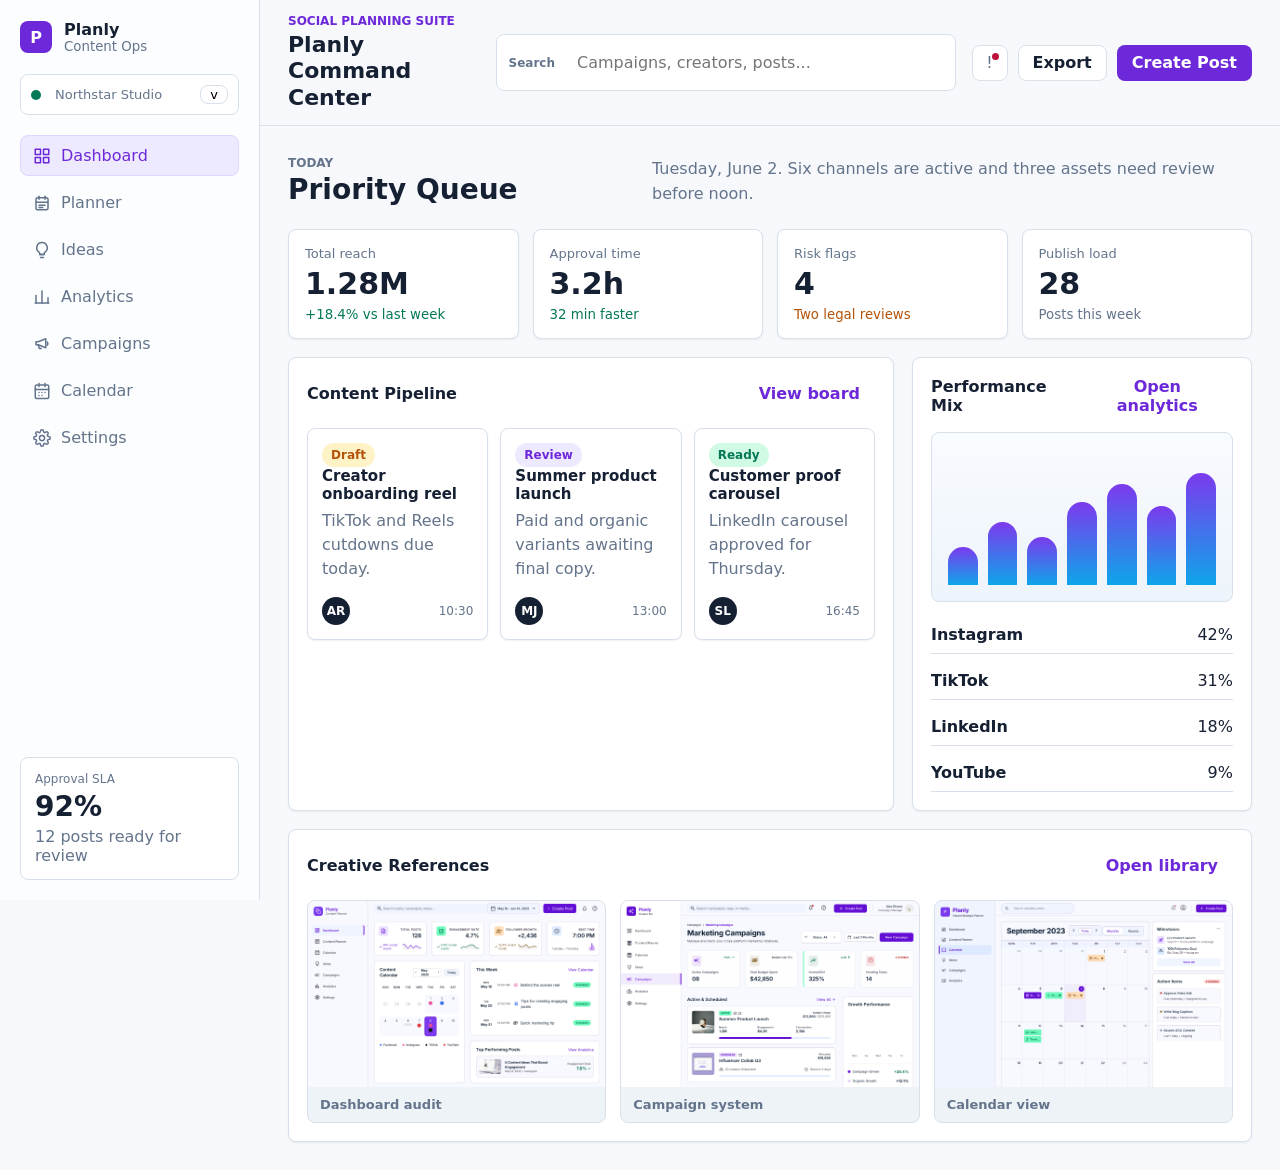
<file: index.html>
<!DOCTYPE html>
<html lang="en">
  <head>
    <meta charset="utf-8" />
    <meta name="viewport" content="width=device-width, initial-scale=1" />
    <meta http-equiv="refresh" content="0; url=planly-improved/" />
    <title>Content Planning Operations Dashboard</title>
    <style>
      :root {
        color: #162033;
        background: #f6f8fb;
        font-family: Inter, ui-sans-serif, system-ui, -apple-system, BlinkMacSystemFont, "Segoe UI", sans-serif;
      }

      body {
        display: grid;
        min-height: 100vh;
        margin: 0;
        place-items: center;
      }

      main {
        max-width: 560px;
        padding: 32px;
        text-align: center;
      }

      a {
        color: #6d28d9;
        font-weight: 700;
      }
    </style>
    <script>
      window.location.replace("planly-improved/");
    </script>
  </head>
  <body>
    <main>
      <h1>Content Planning Operations Dashboard</h1>
      <p>Redirecting to the project prototype.</p>
      <p><a href="planly-improved/">Open the prototype</a></p>
    </main>
  </body>
</html>
</file>
<file: planly-improved/styles.css>
:root {
  --color-bg: #f6f8fb;
  --color-surface: #ffffff;
  --color-surface-muted: #eef3f8;
  --color-border: #d8e0ea;
  --color-text: #162033;
  --color-muted: #64748b;
  --color-primary: #6d28d9;
  --color-primary-soft: #ede9fe;
  --color-green: #047857;
  --color-green-soft: #d1fae5;
  --color-amber: #b45309;
  --color-amber-soft: #fef3c7;
  --color-rose: #be123c;
  --color-rose-soft: #ffe4e6;
  --shadow-sm: 0 1px 2px rgba(15, 23, 42, 0.06);
  --shadow-md: 0 16px 40px rgba(15, 23, 42, 0.08);
  --sidebar-width: 260px;
  --topbar-height: 72px;
  --radius: 8px;
}

* {
  box-sizing: border-box;
}

body {
  margin: 0;
  color: var(--color-text);
  background: var(--color-bg);
  font-family: Inter, ui-sans-serif, system-ui, -apple-system, BlinkMacSystemFont, "Segoe UI", sans-serif;
}

button,
input,
textarea {
  font: inherit;
}

button {
  cursor: pointer;
}

.app-shell {
  display: grid;
  grid-template-columns: var(--sidebar-width) minmax(0, 1fr);
  min-height: 100vh;
}

.sidebar {
  position: sticky;
  top: 0;
  display: flex;
  flex-direction: column;
  gap: 20px;
  height: 100vh;
  padding: 20px;
  background: #fbfdff;
  border-right: 1px solid var(--color-border);
}

.brand {
  display: flex;
  align-items: center;
  gap: 12px;
  color: inherit;
  text-decoration: none;
}

.brand-mark,
.workspace-dot {
  display: grid;
  place-items: center;
  width: 32px;
  height: 32px;
  border-radius: var(--radius);
  color: #fff;
  background: var(--color-primary);
  font-weight: 800;
}

.brand small,
.workspace-switcher,
.sidebar-footer span,
.section-heading p,
.metric-card small {
  color: var(--color-muted);
}

.brand strong,
.brand small {
  display: block;
}

.workspace-switcher {
  display: grid;
  grid-template-columns: 14px 1fr 28px;
  align-items: center;
  gap: 10px;
  padding: 10px;
  border: 1px solid var(--color-border);
  border-radius: var(--radius);
  background: var(--color-surface);
  font-size: 13px;
}

.workspace-dot {
  width: 10px;
  height: 10px;
  border-radius: 50%;
  background: var(--color-green);
}

.workspace-switcher button,
.icon-button {
  border: 1px solid var(--color-border);
  background: var(--color-surface);
  border-radius: var(--radius);
}

.nav-list {
  display: grid;
  gap: 6px;
}

.nav-item {
  display: flex;
  align-items: center;
  gap: 10px;
  width: 100%;
  padding: 10px 12px;
  color: var(--color-muted);
  text-align: left;
  background: transparent;
  border: 1px solid transparent;
  border-radius: var(--radius);
}

.nav-icon {
  flex: 0 0 18px;
  width: 18px;
  height: 18px;
  fill: none;
  stroke: currentColor;
  stroke-width: 2;
  stroke-linecap: round;
  stroke-linejoin: round;
}

.nav-item:hover,
.nav-item.is-active {
  color: var(--color-primary);
  background: var(--color-primary-soft);
  border-color: #ddd6fe;
}

.sidebar-footer {
  margin-top: auto;
  padding: 14px;
  border: 1px solid var(--color-border);
  border-radius: var(--radius);
  background: var(--color-surface);
}

.sidebar-footer p {
  margin: 0 0 4px;
  color: var(--color-muted);
  font-size: 12px;
}

.sidebar-footer strong {
  display: block;
  margin-bottom: 4px;
  font-size: 28px;
}

.main-shell {
  min-width: 0;
}

.topbar {
  position: sticky;
  top: 0;
  z-index: 5;
  display: grid;
  grid-template-columns: minmax(180px, 1fr) minmax(220px, 460px) auto;
  align-items: center;
  gap: 16px;
  min-height: var(--topbar-height);
  padding: 14px 28px;
  background: rgba(246, 248, 251, 0.92);
  border-bottom: 1px solid var(--color-border);
  backdrop-filter: blur(16px);
}

h1,
h2,
h3,
h4,
p {
  margin-top: 0;
}

h1 {
  margin-bottom: 0;
  font-size: 22px;
  line-height: 1.2;
}

h2 {
  margin-bottom: 0;
  font-size: 28px;
  line-height: 1.2;
}

h3 {
  margin-bottom: 0;
  font-size: 16px;
}

h4 {
  margin-bottom: 6px;
  font-size: 15px;
}

.eyebrow {
  margin-bottom: 4px;
  color: var(--color-primary);
  font-size: 12px;
  font-weight: 800;
  text-transform: uppercase;
}

.search {
  display: grid;
  grid-template-columns: auto 1fr;
  align-items: center;
  gap: 10px;
  padding: 8px 12px;
  color: var(--color-muted);
  background: var(--color-surface);
  border: 1px solid var(--color-border);
  border-radius: var(--radius);
}

.search span {
  font-size: 12px;
  font-weight: 700;
}

.search input {
  min-width: 0;
  border: 0;
  outline: 0;
}

.topbar-actions,
.button-row {
  display: flex;
  align-items: center;
  justify-content: flex-end;
  gap: 10px;
}

.primary-button,
.secondary-button,
.text-button {
  min-height: 36px;
  padding: 0 14px;
  border-radius: var(--radius);
  border: 1px solid transparent;
  font-weight: 700;
}

.primary-button {
  color: #fff;
  background: var(--color-primary);
}

.secondary-button {
  color: var(--color-text);
  background: var(--color-surface);
  border-color: var(--color-border);
}

.text-button {
  color: var(--color-primary);
  background: transparent;
}

.icon-button {
  position: relative;
  width: 36px;
  height: 36px;
  color: var(--color-muted);
}

.status-dot {
  position: absolute;
  top: 7px;
  right: 8px;
  width: 7px;
  height: 7px;
  border-radius: 50%;
  background: var(--color-rose);
}

.content {
  padding: 28px;
}

.view {
  max-width: 1360px;
  margin: 0 auto;
}

.view:focus {
  outline: none;
}

.view:focus-visible {
  outline: none;
}

.section-heading {
  display: flex;
  align-items: end;
  justify-content: space-between;
  gap: 24px;
  margin-bottom: 22px;
}

.section-heading p {
  max-width: 600px;
  margin-bottom: 0;
  line-height: 1.6;
}

.metrics-grid,
.idea-grid,
.campaign-list {
  display: grid;
  grid-template-columns: repeat(4, minmax(0, 1fr));
  gap: 14px;
  margin-bottom: 18px;
}

.metric-card,
.panel,
.task-card,
.idea-card,
.campaign-card {
  border: 1px solid var(--color-border);
  border-radius: var(--radius);
  background: var(--color-surface);
  box-shadow: var(--shadow-sm);
}

.metric-card {
  padding: 16px;
}

.metric-card span,
.metric-card small {
  display: block;
}

.metric-card span {
  color: var(--color-muted);
  font-size: 13px;
}

.metric-card strong {
  display: block;
  margin: 8px 0;
  font-size: 30px;
  line-height: 1;
}

.positive {
  color: var(--color-green) !important;
}

.warning {
  color: var(--color-amber) !important;
}

.dashboard-grid,
.analytics-layout,
.two-column {
  display: grid;
  grid-template-columns: minmax(0, 1.3fr) minmax(340px, 0.7fr);
  gap: 18px;
}

.panel {
  padding: 18px;
}

.panel-wide {
  grid-column: 1 / -1;
}

.panel-header {
  display: flex;
  align-items: center;
  justify-content: space-between;
  gap: 12px;
  margin-bottom: 16px;
}

.pipeline {
  display: grid;
  grid-template-columns: repeat(3, minmax(0, 1fr));
  gap: 12px;
}

.task-card,
.idea-card,
.campaign-card {
  padding: 14px;
}

.task-card p,
.idea-card p,
.campaign-card p {
  color: var(--color-muted);
  line-height: 1.5;
}

.task-card footer {
  display: flex;
  align-items: center;
  justify-content: space-between;
  margin-top: 12px;
  color: var(--color-muted);
  font-size: 12px;
}

.task-card footer span {
  display: grid;
  place-items: center;
  width: 28px;
  height: 28px;
  color: #fff;
  border-radius: 50%;
  background: var(--color-text);
  font-weight: 700;
}

.tag {
  display: inline-flex;
  align-items: center;
  min-height: 24px;
  padding: 0 9px;
  border-radius: 999px;
  font-size: 12px;
  font-weight: 800;
}

.tag.purple {
  color: var(--color-primary);
  background: var(--color-primary-soft);
}

.tag.green {
  color: var(--color-green);
  background: var(--color-green-soft);
}

.tag.amber {
  color: var(--color-amber);
  background: var(--color-amber-soft);
}

.tag.rose {
  color: var(--color-rose);
  background: var(--color-rose-soft);
}

.line-chart {
  display: grid;
  grid-template-columns: repeat(7, 1fr);
  align-items: end;
  gap: 10px;
  height: 170px;
  padding: 16px;
  background: linear-gradient(180deg, #f8fbff 0%, #eef4fb 100%);
  border: 1px solid var(--color-border);
  border-radius: var(--radius);
}

.line-chart span {
  display: block;
  min-height: 24px;
  border-radius: 999px 999px 4px 4px;
  background: linear-gradient(180deg, #7c3aed, #0ea5e9);
}

.area-chart {
  min-height: 260px;
  border: 1px solid var(--color-border);
  border-radius: var(--radius);
  background:
    linear-gradient(135deg, rgba(109, 40, 217, 0.14), rgba(14, 165, 233, 0.08)),
    linear-gradient(160deg, transparent 0 35%, rgba(109, 40, 217, 0.2) 36% 37%, transparent 38%),
    repeating-linear-gradient(0deg, transparent 0 39px, rgba(100, 116, 139, 0.18) 40px);
}

.channel-list {
  display: grid;
  gap: 8px;
  margin-top: 14px;
}

.channel-list p {
  display: flex;
  justify-content: space-between;
  margin: 0;
  padding: 9px 0;
  border-bottom: 1px solid var(--color-border);
}

.asset-strip {
  display: grid;
  grid-template-columns: repeat(3, minmax(0, 1fr));
  gap: 14px;
}

.asset-strip figure {
  margin: 0;
  overflow: hidden;
  border: 1px solid var(--color-border);
  border-radius: var(--radius);
  background: var(--color-surface-muted);
}

.asset-strip img {
  display: block;
  width: 100%;
  aspect-ratio: 16 / 10;
  object-fit: cover;
  object-position: top left;
}

.asset-strip figcaption {
  padding: 10px 12px;
  color: var(--color-muted);
  font-size: 13px;
  font-weight: 700;
}

.form-grid {
  display: grid;
  grid-template-columns: repeat(2, minmax(0, 1fr));
  gap: 14px;
}

.form-grid label {
  display: grid;
  gap: 7px;
  color: var(--color-muted);
  font-size: 13px;
  font-weight: 700;
}

.form-grid .full {
  grid-column: 1 / -1;
}

input,
textarea {
  width: 100%;
  min-width: 0;
  padding: 10px 12px;
  color: var(--color-text);
  border: 1px solid var(--color-border);
  border-radius: var(--radius);
  background: #fff;
}

input:focus,
textarea:focus,
button:focus-visible {
  outline: 3px solid rgba(109, 40, 217, 0.22);
  outline-offset: 2px;
}

textarea {
  resize: vertical;
}

.button-row {
  margin-top: 16px;
}

.checklist {
  display: grid;
  gap: 12px;
  padding: 0;
  margin: 0;
  list-style: none;
}

.checklist li {
  display: grid;
  grid-template-columns: 18px 1fr;
  align-items: center;
  gap: 10px;
  padding: 12px;
  border: 1px solid var(--color-border);
  border-radius: var(--radius);
}

.check {
  width: 16px;
  height: 16px;
  border-radius: 50%;
  border: 2px solid var(--color-border);
}

.check.is-done {
  background: var(--color-green);
  border-color: var(--color-green);
}

.idea-grid,
.campaign-list {
  grid-template-columns: repeat(4, minmax(0, 1fr));
}

table {
  width: 100%;
  border-collapse: collapse;
}

th,
td {
  padding: 12px 10px;
  text-align: left;
  border-bottom: 1px solid var(--color-border);
}

th {
  color: var(--color-muted);
  font-size: 12px;
  text-transform: uppercase;
}

progress {
  width: 100%;
  height: 9px;
  overflow: hidden;
  border: 0;
  border-radius: 999px;
}

progress::-webkit-progress-bar {
  background: var(--color-surface-muted);
}

progress::-webkit-progress-value {
  background: var(--color-primary);
}

.calendar-grid {
  display: grid;
  grid-template-columns: repeat(7, minmax(80px, 1fr));
  gap: 8px;
}

.calendar-grid span {
  color: var(--color-muted);
  font-size: 12px;
  font-weight: 800;
  text-transform: uppercase;
}

.calendar-grid button {
  min-height: 96px;
  padding: 10px;
  text-align: left;
  vertical-align: top;
  background: var(--color-surface);
  border: 1px solid var(--color-border);
  border-radius: var(--radius);
}

.calendar-grid .has-event {
  border-color: #ddd6fe;
  background: var(--color-primary-soft);
}

.calendar-grid .strong {
  color: #fff;
  background: var(--color-primary);
}

.settings-panel {
  max-width: 860px;
}

@media (max-width: 1100px) {
  .metrics-grid,
  .idea-grid,
  .campaign-list,
  .pipeline,
  .asset-strip {
    grid-template-columns: repeat(2, minmax(0, 1fr));
  }

  .dashboard-grid,
  .analytics-layout,
  .two-column {
    grid-template-columns: 1fr;
  }
}

@media (max-width: 860px) {
  .app-shell {
    grid-template-columns: 1fr;
  }

  .sidebar {
    position: static;
    height: auto;
    border-right: 0;
    border-bottom: 1px solid var(--color-border);
  }

  .nav-list {
    grid-template-columns: repeat(2, minmax(0, 1fr));
  }

  .sidebar-footer {
    display: none;
  }

  .topbar {
    grid-template-columns: 1fr;
  }

  .topbar-actions,
  .section-heading {
    align-items: stretch;
    flex-direction: column;
  }

  .content {
    padding: 18px;
  }

  .metrics-grid,
  .idea-grid,
  .campaign-list,
  .pipeline,
  .asset-strip,
  .form-grid {
    grid-template-columns: 1fr;
  }

  .calendar-grid {
    grid-template-columns: repeat(7, minmax(42px, 1fr));
    overflow-x: auto;
  }

  .calendar-grid button {
    min-height: 68px;
  }
}
</file>
